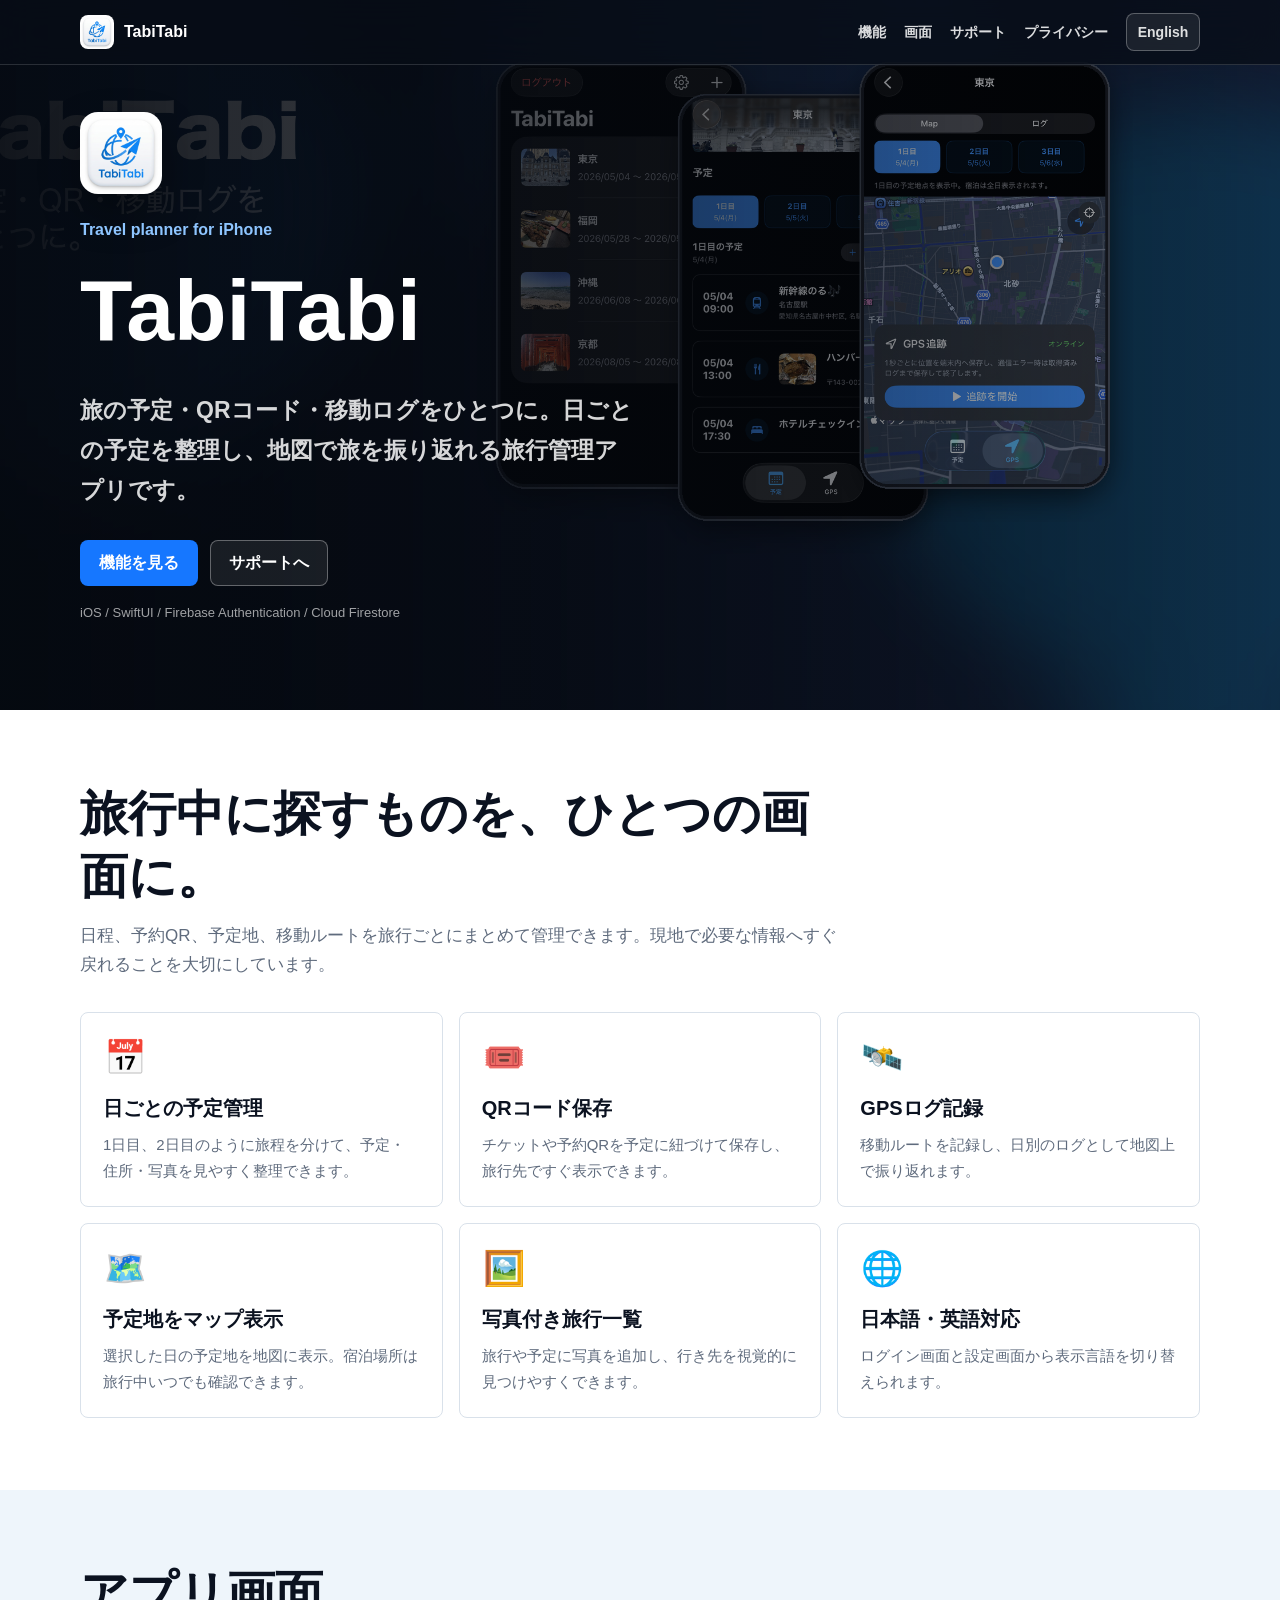
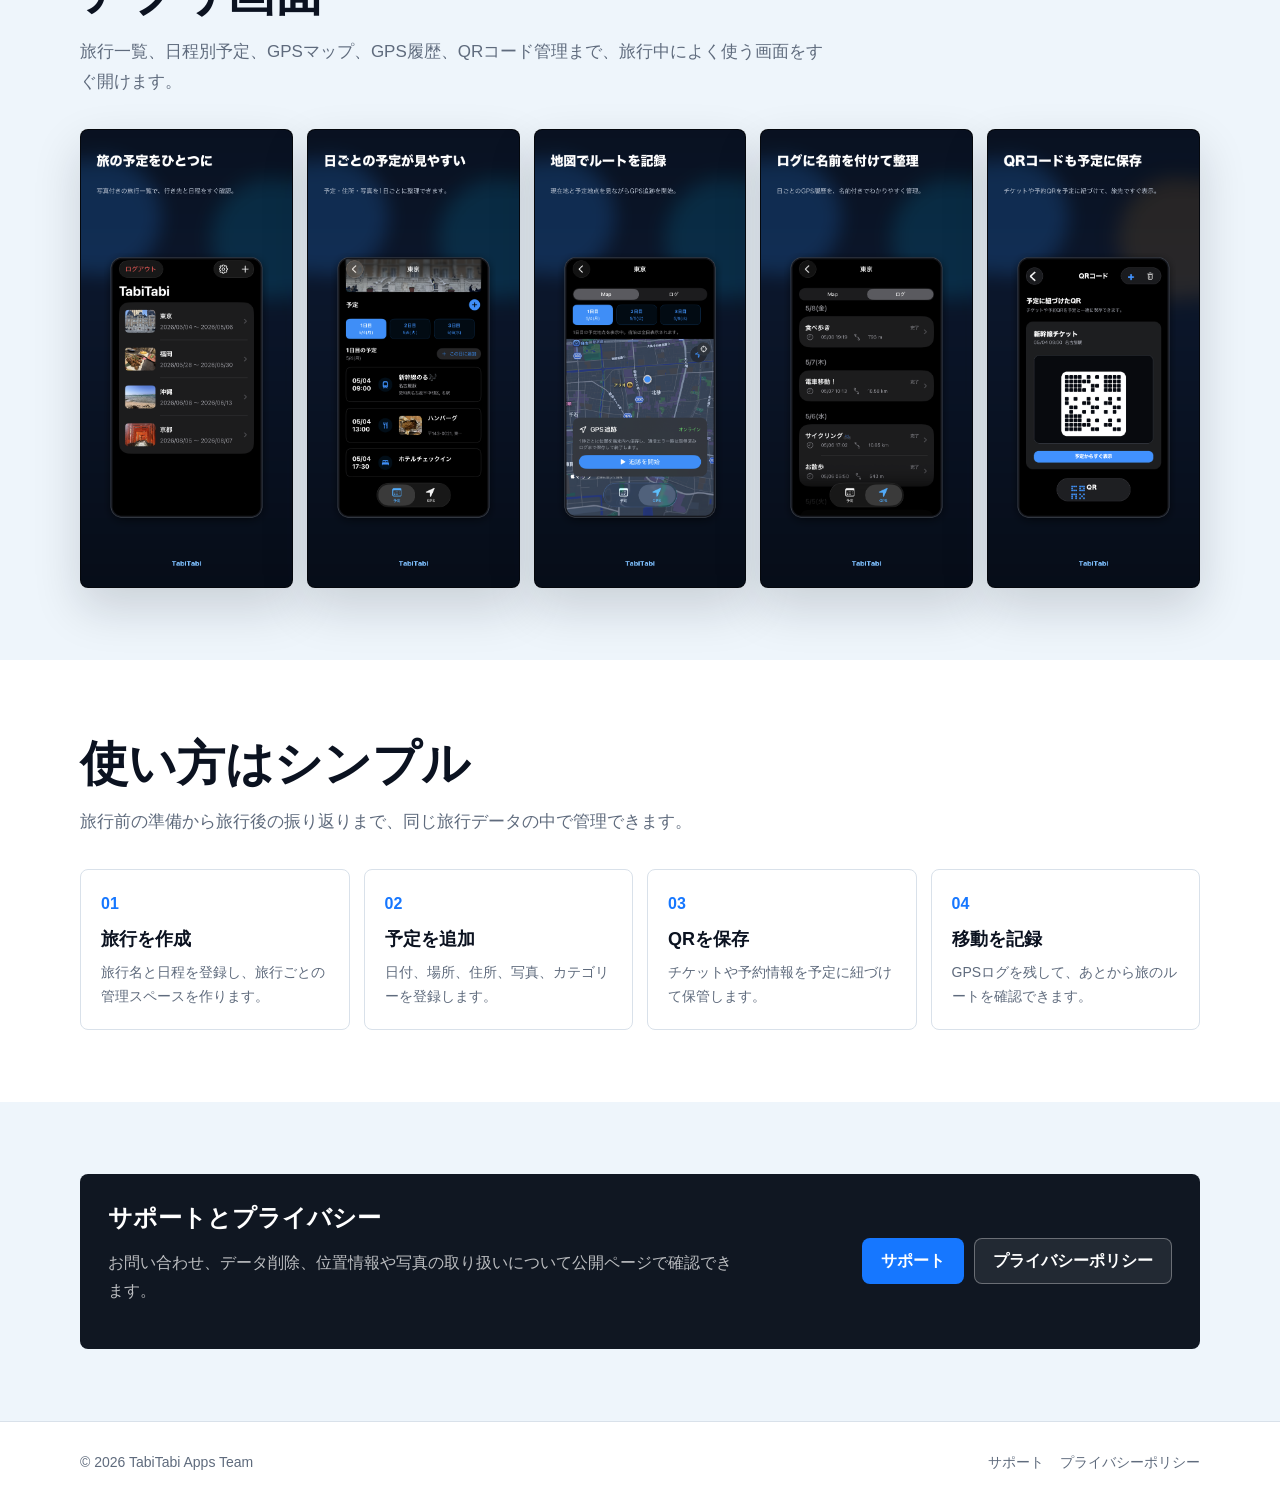
<file: index.html>
<!doctype html>
<html lang="ja">
<head>
  <meta charset="utf-8">
  <meta name="viewport" content="width=device-width, initial-scale=1">
  <meta name="description" content="TabiTabiは、旅行の予定、QRコード、写真、GPS移動ログをまとめて管理できるiOSアプリです。">
  <meta name="robots" content="noindex, nofollow">
  <title>TabiTabi | 旅の予定・QR・移動ログをひとつに</title>
  <link rel="stylesheet" href="./styles.css">
</head>
<body>
  <header class="site-header">
    <nav class="nav" aria-label="メインナビゲーション">
      <a class="brand" href="./index.html">
        <img src="./assets/aicon1.png" alt="TabiTabi">
        <span>TabiTabi</span>
      </a>
      <div class="nav-links">
        <a href="#features">機能</a>
        <a href="#screens">画面</a>
        <a href="./support.html">サポート</a>
        <a href="./privacy-policy.html">プライバシー</a>
        <a class="language-switch" href="./index-en.html" lang="en">English</a>
      </div>
    </nav>
  </header>

  <main>
    <section class="hero">
      <div class="hero-inner">
        <div class="hero-copy">
          <img class="app-icon" src="./assets/aicon1.png" alt="TabiTabiアプリアイコン">
          <p class="eyebrow">Travel planner for iPhone</p>
          <h1>TabiTabi</h1>
          <p class="hero-lead">旅の予定・QRコード・移動ログをひとつに。日ごとの予定を整理し、地図で旅を振り返れる旅行管理アプリです。</p>
          <div class="hero-actions">
            <a class="button primary" href="#features">機能を見る</a>
            <a class="button secondary" href="./support.html">サポートへ</a>
          </div>
          <p class="hero-note">iOS / SwiftUI / Firebase Authentication / Cloud Firestore</p>
        </div>
      </div>
    </section>

    <section id="features" class="section white">
      <div class="section-inner">
        <div class="section-title">
          <h2>旅行中に探すものを、ひとつの画面に。</h2>
          <p>日程、予約QR、予定地、移動ルートを旅行ごとにまとめて管理できます。現地で必要な情報へすぐ戻れることを大切にしています。</p>
        </div>
        <div class="feature-grid">
          <article class="feature">
            <div class="feature-icon" aria-hidden="true">📅</div>
            <h3>日ごとの予定管理</h3>
            <p>1日目、2日目のように旅程を分けて、予定・住所・写真を見やすく整理できます。</p>
          </article>
          <article class="feature">
            <div class="feature-icon" aria-hidden="true">🎟️</div>
            <h3>QRコード保存</h3>
            <p>チケットや予約QRを予定に紐づけて保存し、旅行先ですぐ表示できます。</p>
          </article>
          <article class="feature">
            <div class="feature-icon" aria-hidden="true">🛰️</div>
            <h3>GPSログ記録</h3>
            <p>移動ルートを記録し、日別のログとして地図上で振り返れます。</p>
          </article>
          <article class="feature">
            <div class="feature-icon" aria-hidden="true">🗺️</div>
            <h3>予定地をマップ表示</h3>
            <p>選択した日の予定地を地図に表示。宿泊場所は旅行中いつでも確認できます。</p>
          </article>
          <article class="feature">
            <div class="feature-icon" aria-hidden="true">🖼️</div>
            <h3>写真付き旅行一覧</h3>
            <p>旅行や予定に写真を追加し、行き先を視覚的に見つけやすくできます。</p>
          </article>
          <article class="feature">
            <div class="feature-icon" aria-hidden="true">🌐</div>
            <h3>日本語・英語対応</h3>
            <p>ログイン画面と設定画面から表示言語を切り替えられます。</p>
          </article>
        </div>
      </div>
    </section>

    <section id="screens" class="section soft">
      <div class="section-inner">
        <div class="section-title">
          <h2>アプリ画面</h2>
          <p>旅行一覧、日程別予定、GPSマップ、GPS履歴、QRコード管理まで、旅行中によく使う画面をすぐ開けます。</p>
        </div>
        <div class="screens" aria-label="TabiTabiのスクリーンショット">
          <figure class="screen"><img src="./assets/01_trip_list.png" alt="旅行一覧画面"></figure>
          <figure class="screen"><img src="./assets/02_schedule.png" alt="日ごとの予定画面"></figure>
          <figure class="screen"><img src="./assets/03_gps_map.png" alt="GPSマップ画面"></figure>
          <figure class="screen"><img src="./assets/05_gps_logs.png" alt="GPS履歴画面"></figure>
          <figure class="screen"><img src="./assets/06_qr.png" alt="QRコード画面"></figure>
        </div>
      </div>
    </section>

    <section class="section white">
      <div class="section-inner">
        <div class="section-title">
          <h2>使い方はシンプル</h2>
          <p>旅行前の準備から旅行後の振り返りまで、同じ旅行データの中で管理できます。</p>
        </div>
        <div class="flow">
          <article class="step">
            <h3>旅行を作成</h3>
            <p>旅行名と日程を登録し、旅行ごとの管理スペースを作ります。</p>
          </article>
          <article class="step">
            <h3>予定を追加</h3>
            <p>日付、場所、住所、写真、カテゴリーを登録します。</p>
          </article>
          <article class="step">
            <h3>QRを保存</h3>
            <p>チケットや予約情報を予定に紐づけて保管します。</p>
          </article>
          <article class="step">
            <h3>移動を記録</h3>
            <p>GPSログを残して、あとから旅のルートを確認できます。</p>
          </article>
        </div>
      </div>
    </section>

    <section class="section soft">
      <div class="section-inner">
        <div class="support-band">
          <div>
            <h2>サポートとプライバシー</h2>
            <p>お問い合わせ、データ削除、位置情報や写真の取り扱いについて公開ページで確認できます。</p>
          </div>
          <div class="support-links">
            <a class="button primary" href="./support.html">サポート</a>
            <a class="button secondary" href="./privacy-policy.html">プライバシーポリシー</a>
          </div>
        </div>
      </div>
    </section>
  </main>

  <footer class="footer">
    <div class="footer-inner">
      <span>© 2026 TabiTabi Apps Team</span>
      <div class="footer-links">
        <a href="./support.html">サポート</a>
        <a href="./privacy-policy.html">プライバシーポリシー</a>
      </div>
    </div>
  </footer>
</body>
</html>
</file>
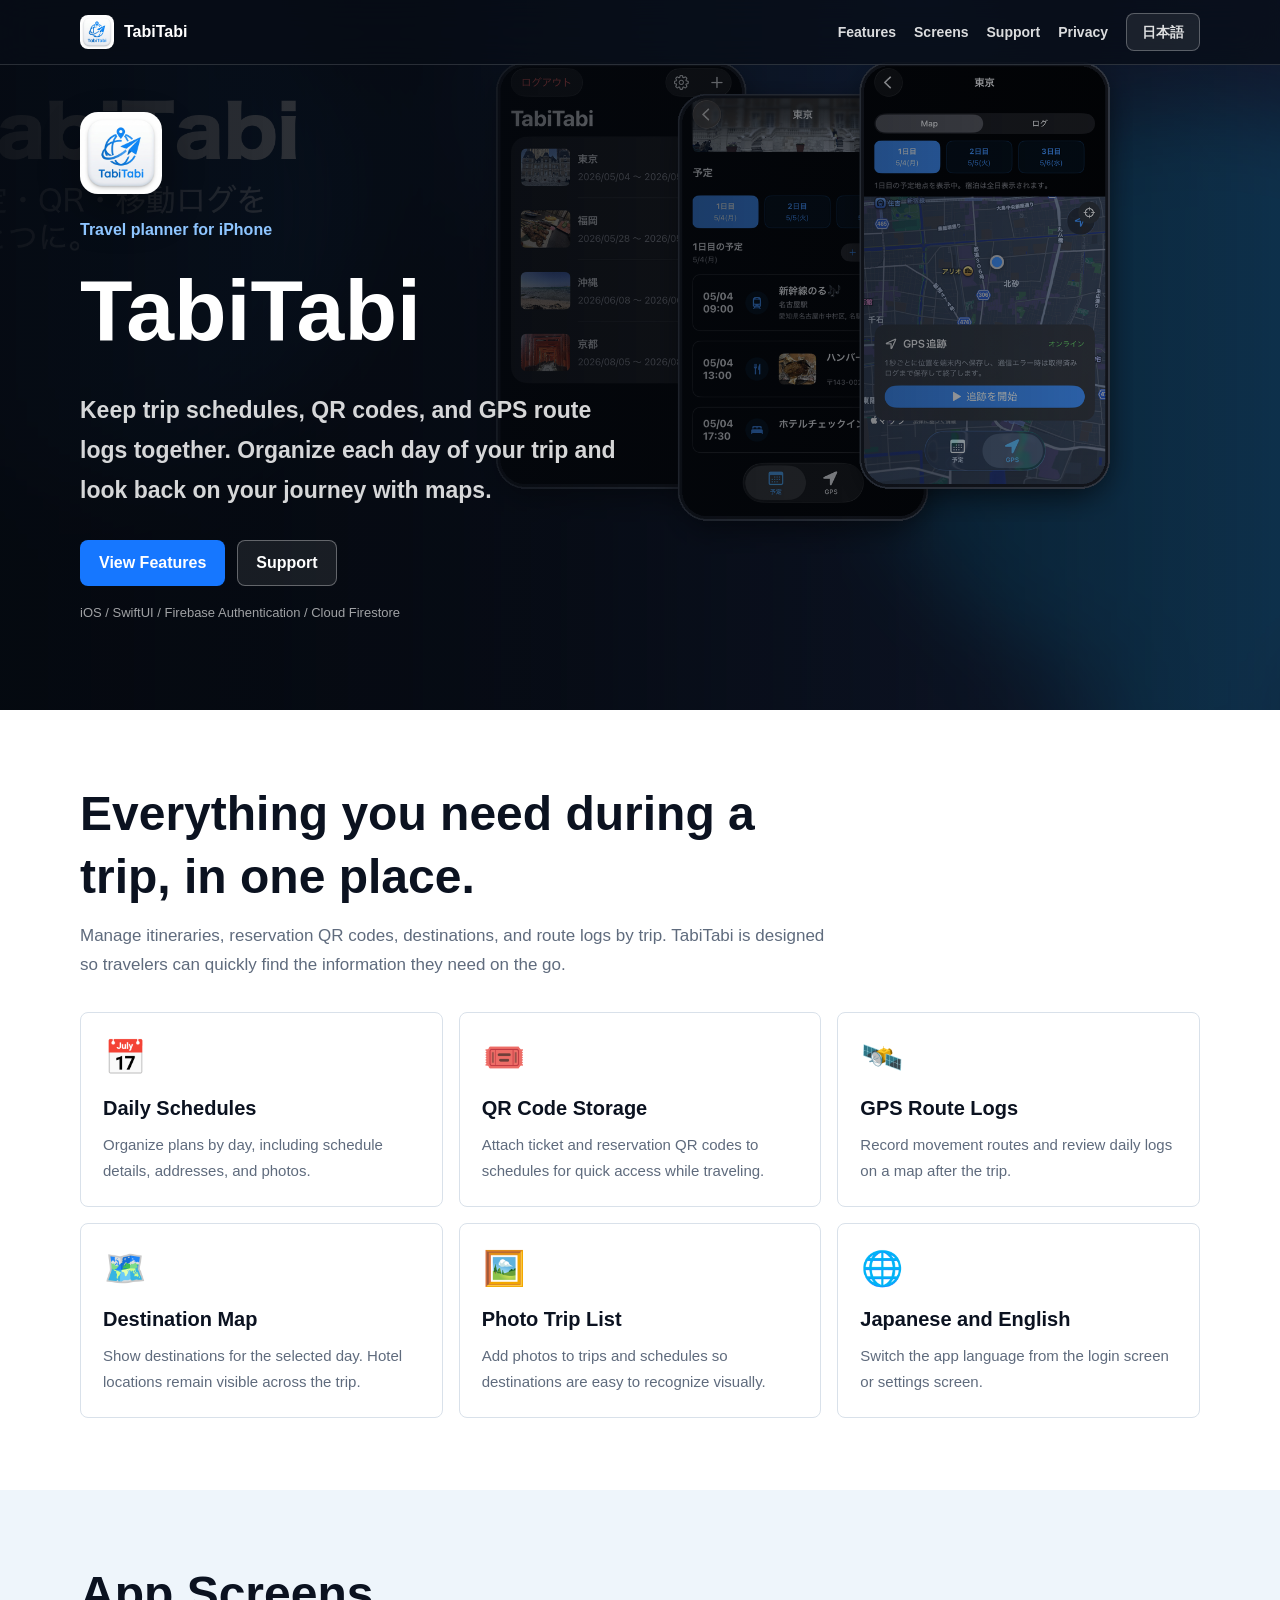
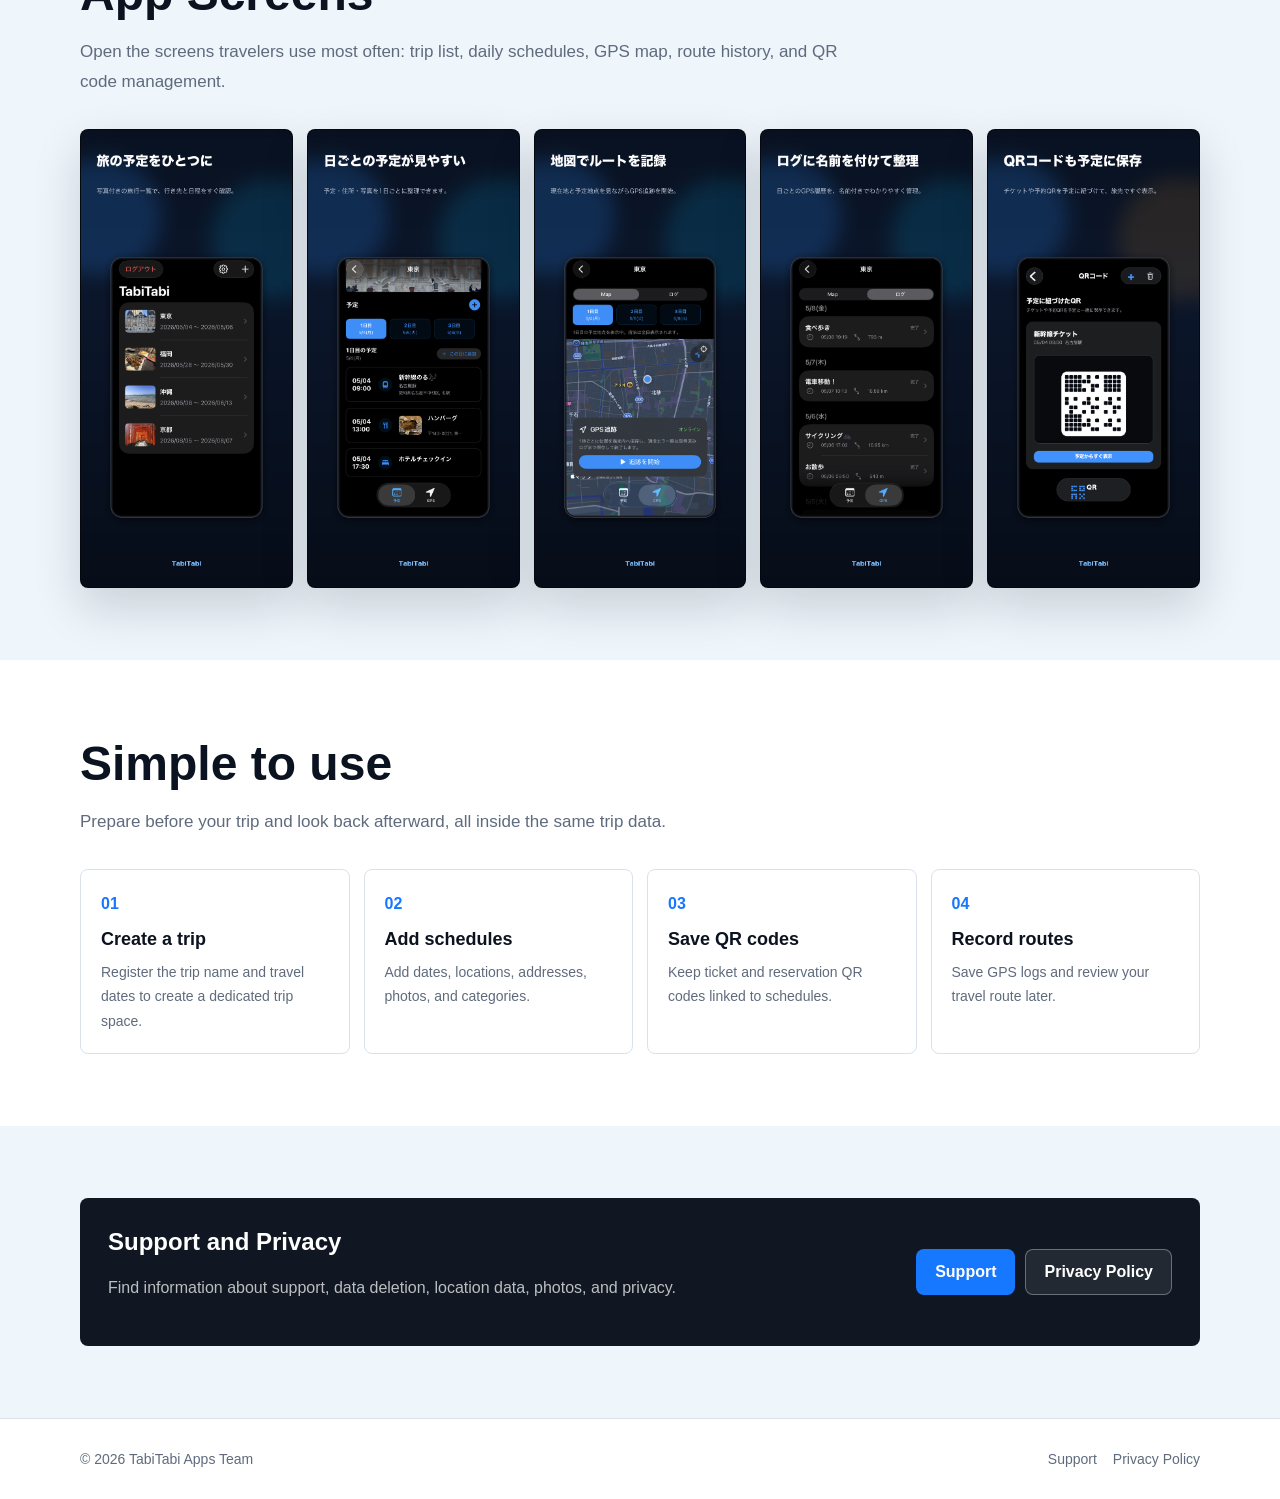
<file: index-en.html>
<!doctype html>
<html lang="en">
<head>
  <meta charset="utf-8">
  <meta name="viewport" content="width=device-width, initial-scale=1">
  <meta name="description" content="TabiTabi is an iOS travel planner that keeps trip schedules, QR codes, photos, and GPS route logs in one place.">
  <meta name="robots" content="noindex, nofollow">
  <title>TabiTabi | Schedules, QR codes, and route logs in one place</title>
  <link rel="stylesheet" href="./styles.css">
</head>
<body>
  <header class="site-header">
    <nav class="nav" aria-label="Main navigation">
      <a class="brand" href="./index-en.html">
        <img src="./assets/aicon1.png" alt="TabiTabi">
        <span>TabiTabi</span>
      </a>
      <div class="nav-links">
        <a href="#features">Features</a>
        <a href="#screens">Screens</a>
        <a href="./support-en.html">Support</a>
        <a href="./privacy-policy-en.html">Privacy</a>
        <a class="language-switch" href="./index.html" lang="ja">日本語</a>
      </div>
    </nav>
  </header>

  <main>
    <section class="hero">
      <div class="hero-inner">
        <div class="hero-copy">
          <img class="app-icon" src="./assets/aicon1.png" alt="TabiTabi app icon">
          <p class="eyebrow">Travel planner for iPhone</p>
          <h1>TabiTabi</h1>
          <p class="hero-lead">Keep trip schedules, QR codes, and GPS route logs together. Organize each day of your trip and look back on your journey with maps.</p>
          <div class="hero-actions">
            <a class="button primary" href="#features">View Features</a>
            <a class="button secondary" href="./support-en.html">Support</a>
          </div>
          <p class="hero-note">iOS / SwiftUI / Firebase Authentication / Cloud Firestore</p>
        </div>
      </div>
    </section>

    <section id="features" class="section white">
      <div class="section-inner">
        <div class="section-title">
          <h2>Everything you need during a trip, in one place.</h2>
          <p>Manage itineraries, reservation QR codes, destinations, and route logs by trip. TabiTabi is designed so travelers can quickly find the information they need on the go.</p>
        </div>
        <div class="feature-grid">
          <article class="feature">
            <div class="feature-icon" aria-hidden="true">📅</div>
            <h3>Daily Schedules</h3>
            <p>Organize plans by day, including schedule details, addresses, and photos.</p>
          </article>
          <article class="feature">
            <div class="feature-icon" aria-hidden="true">🎟️</div>
            <h3>QR Code Storage</h3>
            <p>Attach ticket and reservation QR codes to schedules for quick access while traveling.</p>
          </article>
          <article class="feature">
            <div class="feature-icon" aria-hidden="true">🛰️</div>
            <h3>GPS Route Logs</h3>
            <p>Record movement routes and review daily logs on a map after the trip.</p>
          </article>
          <article class="feature">
            <div class="feature-icon" aria-hidden="true">🗺️</div>
            <h3>Destination Map</h3>
            <p>Show destinations for the selected day. Hotel locations remain visible across the trip.</p>
          </article>
          <article class="feature">
            <div class="feature-icon" aria-hidden="true">🖼️</div>
            <h3>Photo Trip List</h3>
            <p>Add photos to trips and schedules so destinations are easy to recognize visually.</p>
          </article>
          <article class="feature">
            <div class="feature-icon" aria-hidden="true">🌐</div>
            <h3>Japanese and English</h3>
            <p>Switch the app language from the login screen or settings screen.</p>
          </article>
        </div>
      </div>
    </section>

    <section id="screens" class="section soft">
      <div class="section-inner">
        <div class="section-title">
          <h2>App Screens</h2>
          <p>Open the screens travelers use most often: trip list, daily schedules, GPS map, route history, and QR code management.</p>
        </div>
        <div class="screens" aria-label="TabiTabi screenshots">
          <figure class="screen"><img src="./assets/01_trip_list.png" alt="Trip list screen"></figure>
          <figure class="screen"><img src="./assets/02_schedule.png" alt="Daily schedule screen"></figure>
          <figure class="screen"><img src="./assets/03_gps_map.png" alt="GPS map screen"></figure>
          <figure class="screen"><img src="./assets/05_gps_logs.png" alt="GPS log history screen"></figure>
          <figure class="screen"><img src="./assets/06_qr.png" alt="QR code screen"></figure>
        </div>
      </div>
    </section>

    <section class="section white">
      <div class="section-inner">
        <div class="section-title">
          <h2>Simple to use</h2>
          <p>Prepare before your trip and look back afterward, all inside the same trip data.</p>
        </div>
        <div class="flow">
          <article class="step">
            <h3>Create a trip</h3>
            <p>Register the trip name and travel dates to create a dedicated trip space.</p>
          </article>
          <article class="step">
            <h3>Add schedules</h3>
            <p>Add dates, locations, addresses, photos, and categories.</p>
          </article>
          <article class="step">
            <h3>Save QR codes</h3>
            <p>Keep ticket and reservation QR codes linked to schedules.</p>
          </article>
          <article class="step">
            <h3>Record routes</h3>
            <p>Save GPS logs and review your travel route later.</p>
          </article>
        </div>
      </div>
    </section>

    <section class="section soft">
      <div class="section-inner">
        <div class="support-band">
          <div>
            <h2>Support and Privacy</h2>
            <p>Find information about support, data deletion, location data, photos, and privacy.</p>
          </div>
          <div class="support-links">
            <a class="button primary" href="./support-en.html">Support</a>
            <a class="button secondary" href="./privacy-policy-en.html">Privacy Policy</a>
          </div>
        </div>
      </div>
    </section>
  </main>

  <footer class="footer">
    <div class="footer-inner">
      <span>© 2026 TabiTabi Apps Team</span>
      <div class="footer-links">
        <a href="./support-en.html">Support</a>
        <a href="./privacy-policy-en.html">Privacy Policy</a>
      </div>
    </div>
  </footer>
</body>
</html>
</file>
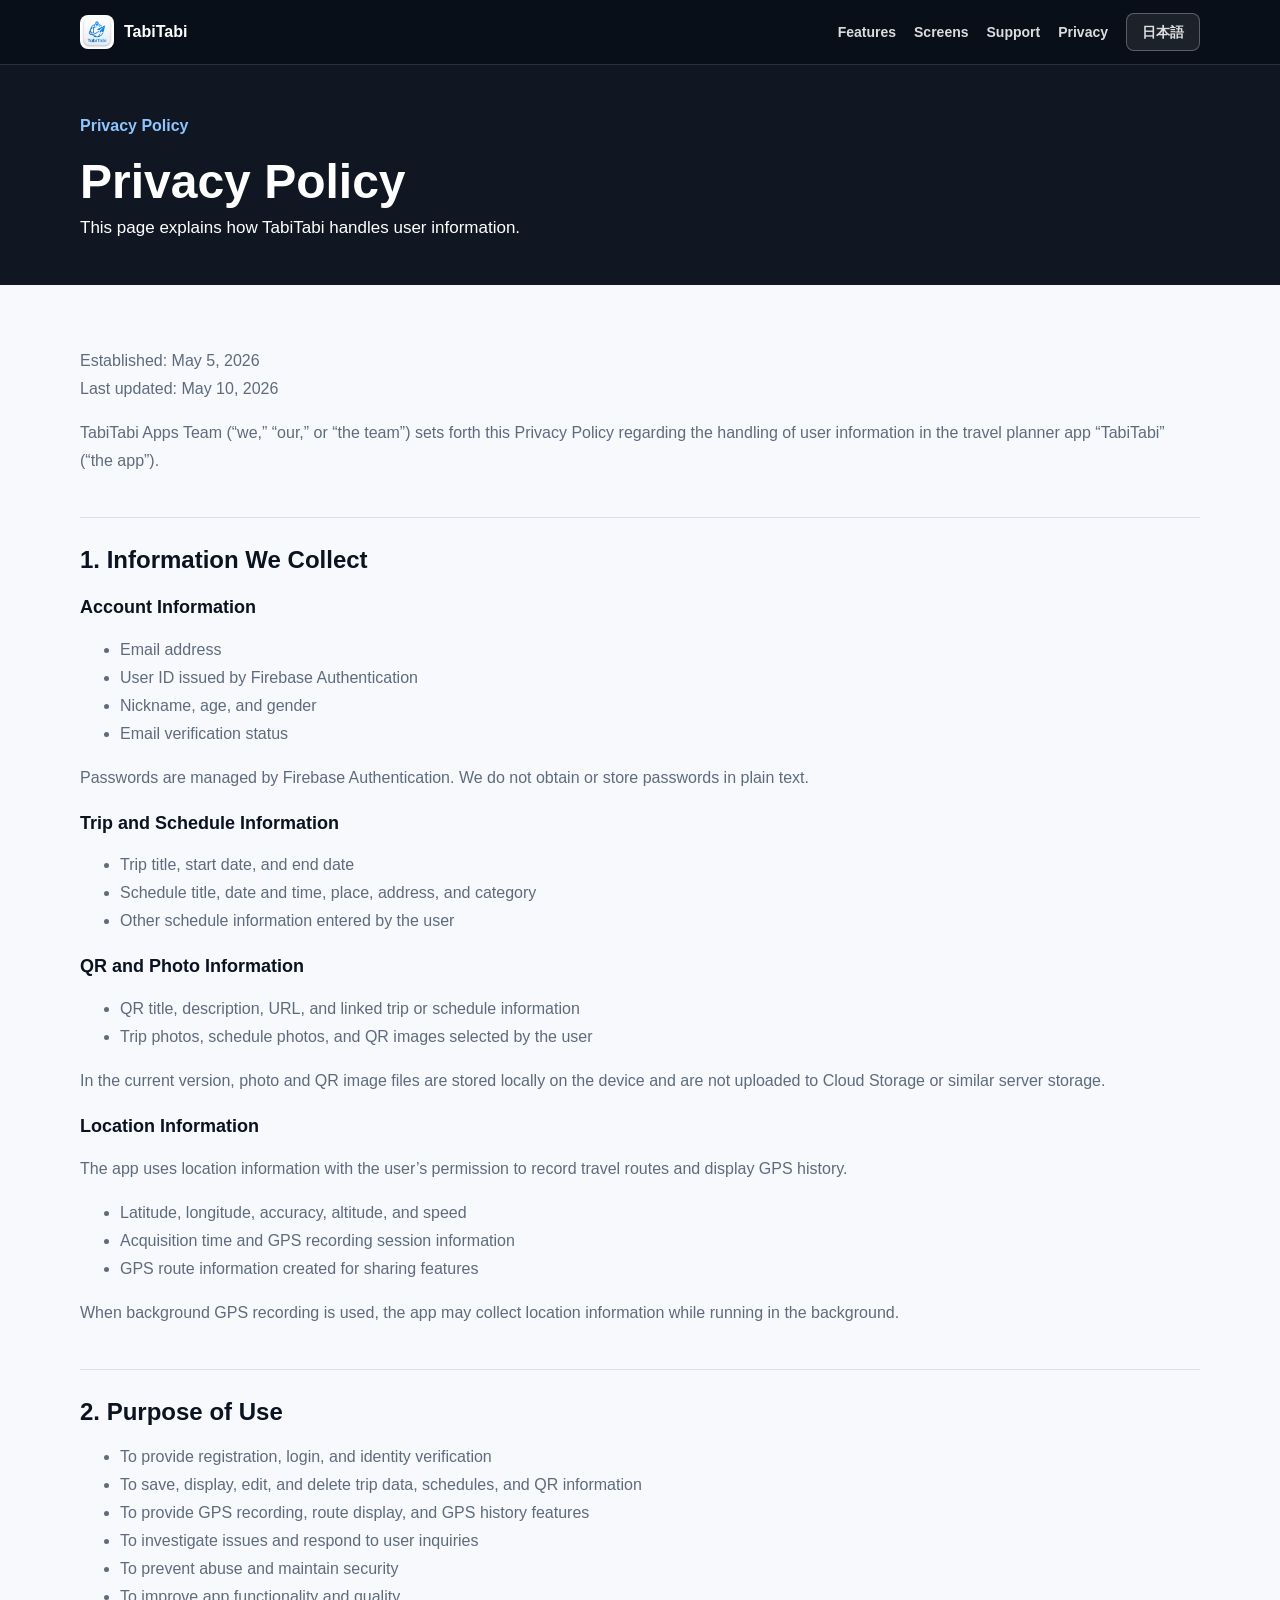
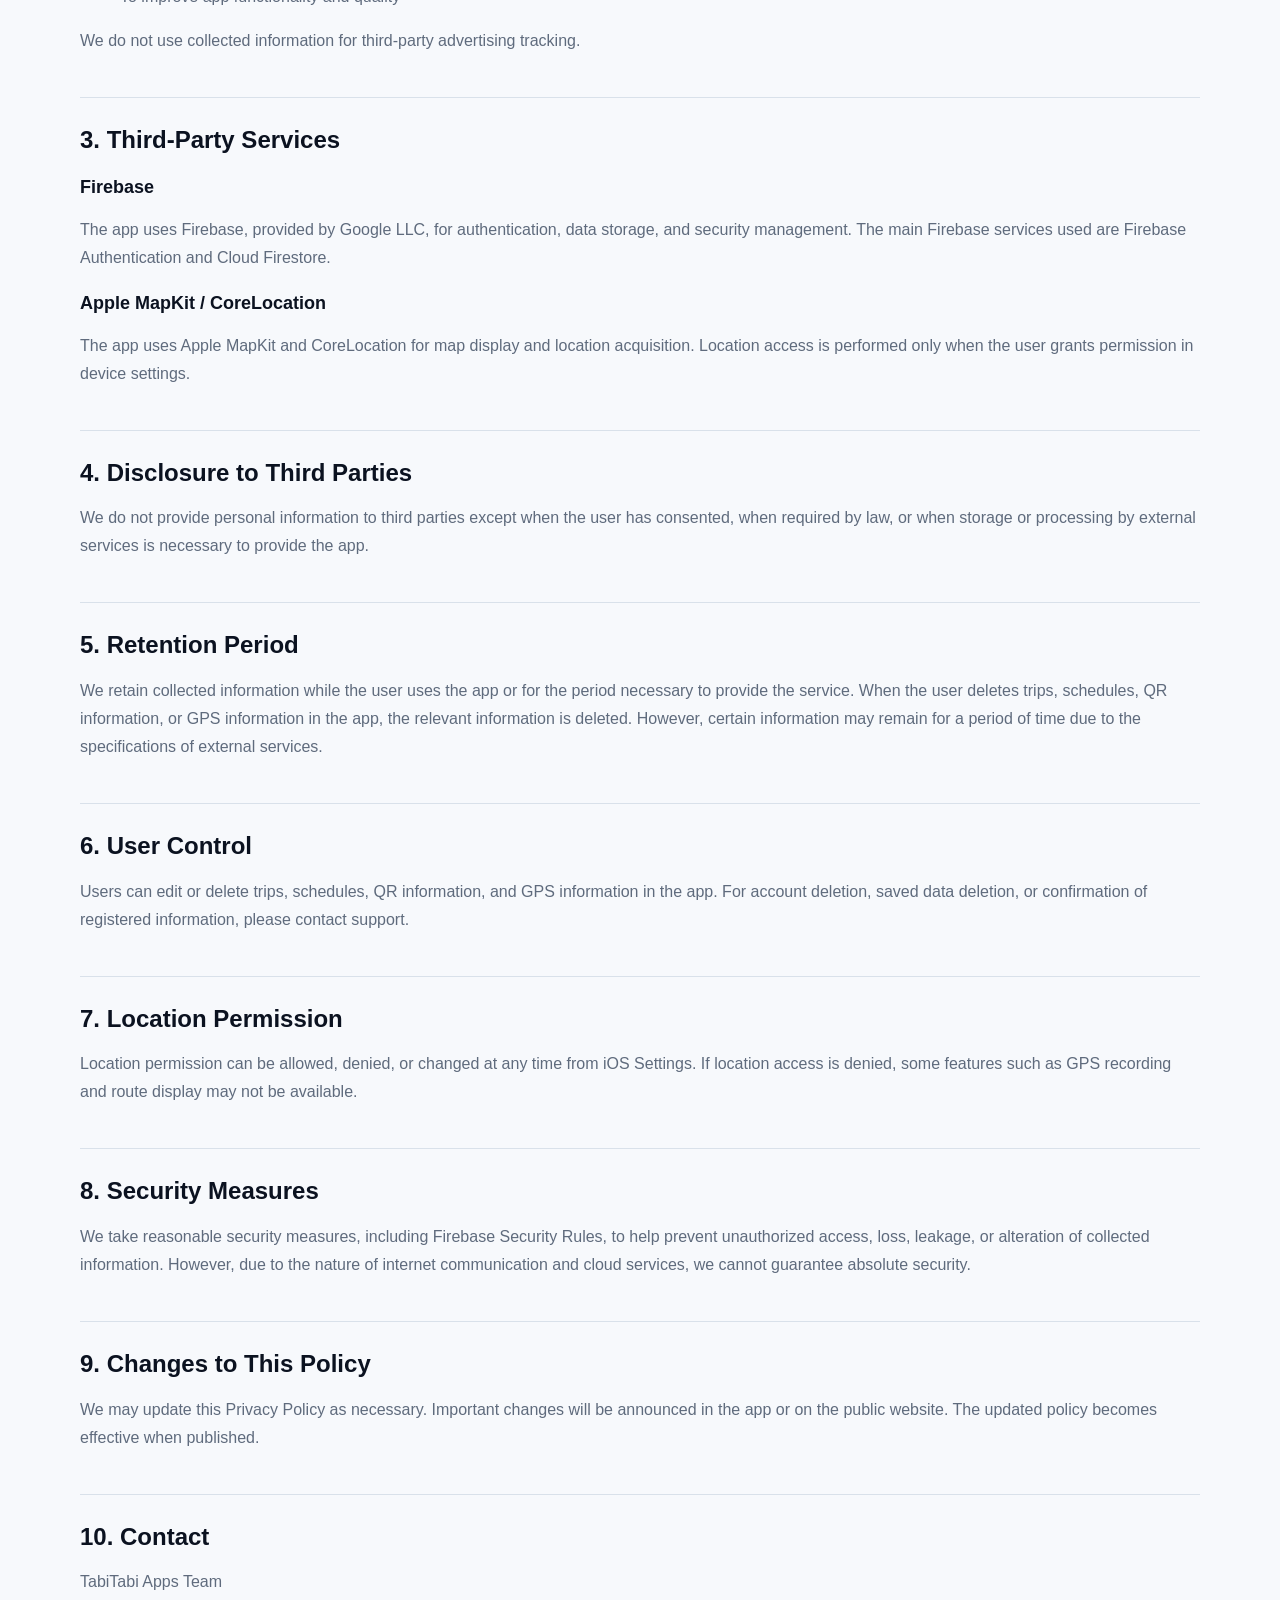
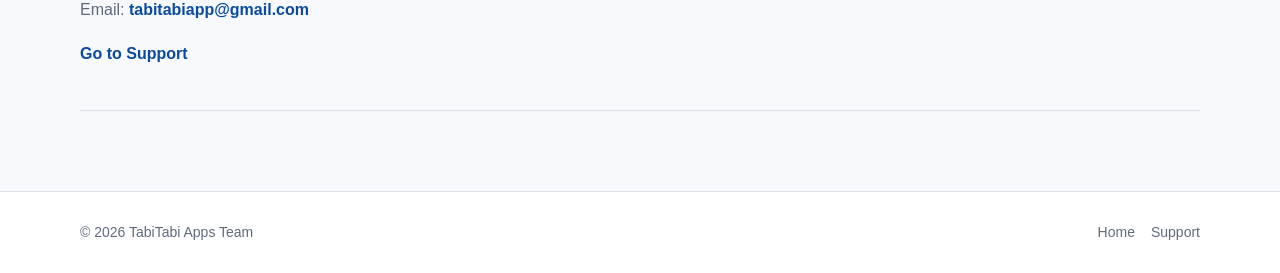
<file: privacy-policy-en.html>
<!doctype html>
<html lang="en">
<head>
  <meta charset="utf-8">
  <meta name="viewport" content="width=device-width, initial-scale=1">
  <meta name="description" content="TabiTabi privacy policy. Learn how account data, trip data, QR information, photos, and location data are handled.">
  <meta name="robots" content="noindex, nofollow">
  <title>TabiTabi Privacy Policy</title>
  <link rel="stylesheet" href="./styles.css">
</head>
<body>
  <header class="site-header">
    <nav class="nav" aria-label="Main navigation">
      <a class="brand" href="./index-en.html">
        <img src="./assets/aicon1.png" alt="TabiTabi">
        <span>TabiTabi</span>
      </a>
      <div class="nav-links">
        <a href="./index-en.html#features">Features</a>
        <a href="./index-en.html#screens">Screens</a>
        <a href="./support-en.html">Support</a>
        <a href="./privacy-policy-en.html">Privacy</a>
        <a class="language-switch" href="./privacy-policy.html" lang="ja">日本語</a>
      </div>
    </nav>
  </header>

  <section class="page-hero">
    <div class="page-main">
      <p class="eyebrow">Privacy Policy</p>
      <h1>Privacy Policy</h1>
      <p class="page-lead">This page explains how TabiTabi handles user information.</p>
    </div>
  </section>

  <main class="page-main">
    <section class="content-section">
      <p>Established: May 5, 2026<br>Last updated: May 10, 2026</p>
      <p>TabiTabi Apps Team (“we,” “our,” or “the team”) sets forth this Privacy Policy regarding the handling of user information in the travel planner app “TabiTabi” (“the app”).</p>
    </section>

    <section class="content-section">
      <h2>1. Information We Collect</h2>
      <h3>Account Information</h3>
      <ul>
        <li>Email address</li>
        <li>User ID issued by Firebase Authentication</li>
        <li>Nickname, age, and gender</li>
        <li>Email verification status</li>
      </ul>
      <p>Passwords are managed by Firebase Authentication. We do not obtain or store passwords in plain text.</p>

      <h3>Trip and Schedule Information</h3>
      <ul>
        <li>Trip title, start date, and end date</li>
        <li>Schedule title, date and time, place, address, and category</li>
        <li>Other schedule information entered by the user</li>
      </ul>

      <h3>QR and Photo Information</h3>
      <ul>
        <li>QR title, description, URL, and linked trip or schedule information</li>
        <li>Trip photos, schedule photos, and QR images selected by the user</li>
      </ul>
      <p>In the current version, photo and QR image files are stored locally on the device and are not uploaded to Cloud Storage or similar server storage.</p>

      <h3>Location Information</h3>
      <p>The app uses location information with the user’s permission to record travel routes and display GPS history.</p>
      <ul>
        <li>Latitude, longitude, accuracy, altitude, and speed</li>
        <li>Acquisition time and GPS recording session information</li>
        <li>GPS route information created for sharing features</li>
      </ul>
      <p>When background GPS recording is used, the app may collect location information while running in the background.</p>
    </section>

    <section class="content-section">
      <h2>2. Purpose of Use</h2>
      <ul>
        <li>To provide registration, login, and identity verification</li>
        <li>To save, display, edit, and delete trip data, schedules, and QR information</li>
        <li>To provide GPS recording, route display, and GPS history features</li>
        <li>To investigate issues and respond to user inquiries</li>
        <li>To prevent abuse and maintain security</li>
        <li>To improve app functionality and quality</li>
      </ul>
      <p>We do not use collected information for third-party advertising tracking.</p>
    </section>

    <section class="content-section">
      <h2>3. Third-Party Services</h2>
      <h3>Firebase</h3>
      <p>The app uses Firebase, provided by Google LLC, for authentication, data storage, and security management. The main Firebase services used are Firebase Authentication and Cloud Firestore.</p>

      <h3>Apple MapKit / CoreLocation</h3>
      <p>The app uses Apple MapKit and CoreLocation for map display and location acquisition. Location access is performed only when the user grants permission in device settings.</p>
    </section>

    <section class="content-section">
      <h2>4. Disclosure to Third Parties</h2>
      <p>We do not provide personal information to third parties except when the user has consented, when required by law, or when storage or processing by external services is necessary to provide the app.</p>
    </section>

    <section class="content-section">
      <h2>5. Retention Period</h2>
      <p>We retain collected information while the user uses the app or for the period necessary to provide the service. When the user deletes trips, schedules, QR information, or GPS information in the app, the relevant information is deleted. However, certain information may remain for a period of time due to the specifications of external services.</p>
    </section>

    <section class="content-section">
      <h2>6. User Control</h2>
      <p>Users can edit or delete trips, schedules, QR information, and GPS information in the app. For account deletion, saved data deletion, or confirmation of registered information, please contact support.</p>
    </section>

    <section class="content-section">
      <h2>7. Location Permission</h2>
      <p>Location permission can be allowed, denied, or changed at any time from iOS Settings. If location access is denied, some features such as GPS recording and route display may not be available.</p>
    </section>

    <section class="content-section">
      <h2>8. Security Measures</h2>
      <p>We take reasonable security measures, including Firebase Security Rules, to help prevent unauthorized access, loss, leakage, or alteration of collected information. However, due to the nature of internet communication and cloud services, we cannot guarantee absolute security.</p>
    </section>

    <section class="content-section">
      <h2>9. Changes to This Policy</h2>
      <p>We may update this Privacy Policy as necessary. Important changes will be announced in the app or on the public website. The updated policy becomes effective when published.</p>
    </section>

    <section class="content-section">
      <h2>10. Contact</h2>
      <p>TabiTabi Apps Team<br>Email: <a class="inline-link" href="mailto:tabitabiapp@gmail.com">tabitabiapp@gmail.com</a></p>
      <p><a class="inline-link" href="./support-en.html">Go to Support</a></p>
    </section>
  </main>

  <footer class="footer">
    <div class="footer-inner">
      <span>© 2026 TabiTabi Apps Team</span>
      <div class="footer-links">
        <a href="./index-en.html">Home</a>
        <a href="./support-en.html">Support</a>
      </div>
    </div>
  </footer>
</body>
</html>
</file>
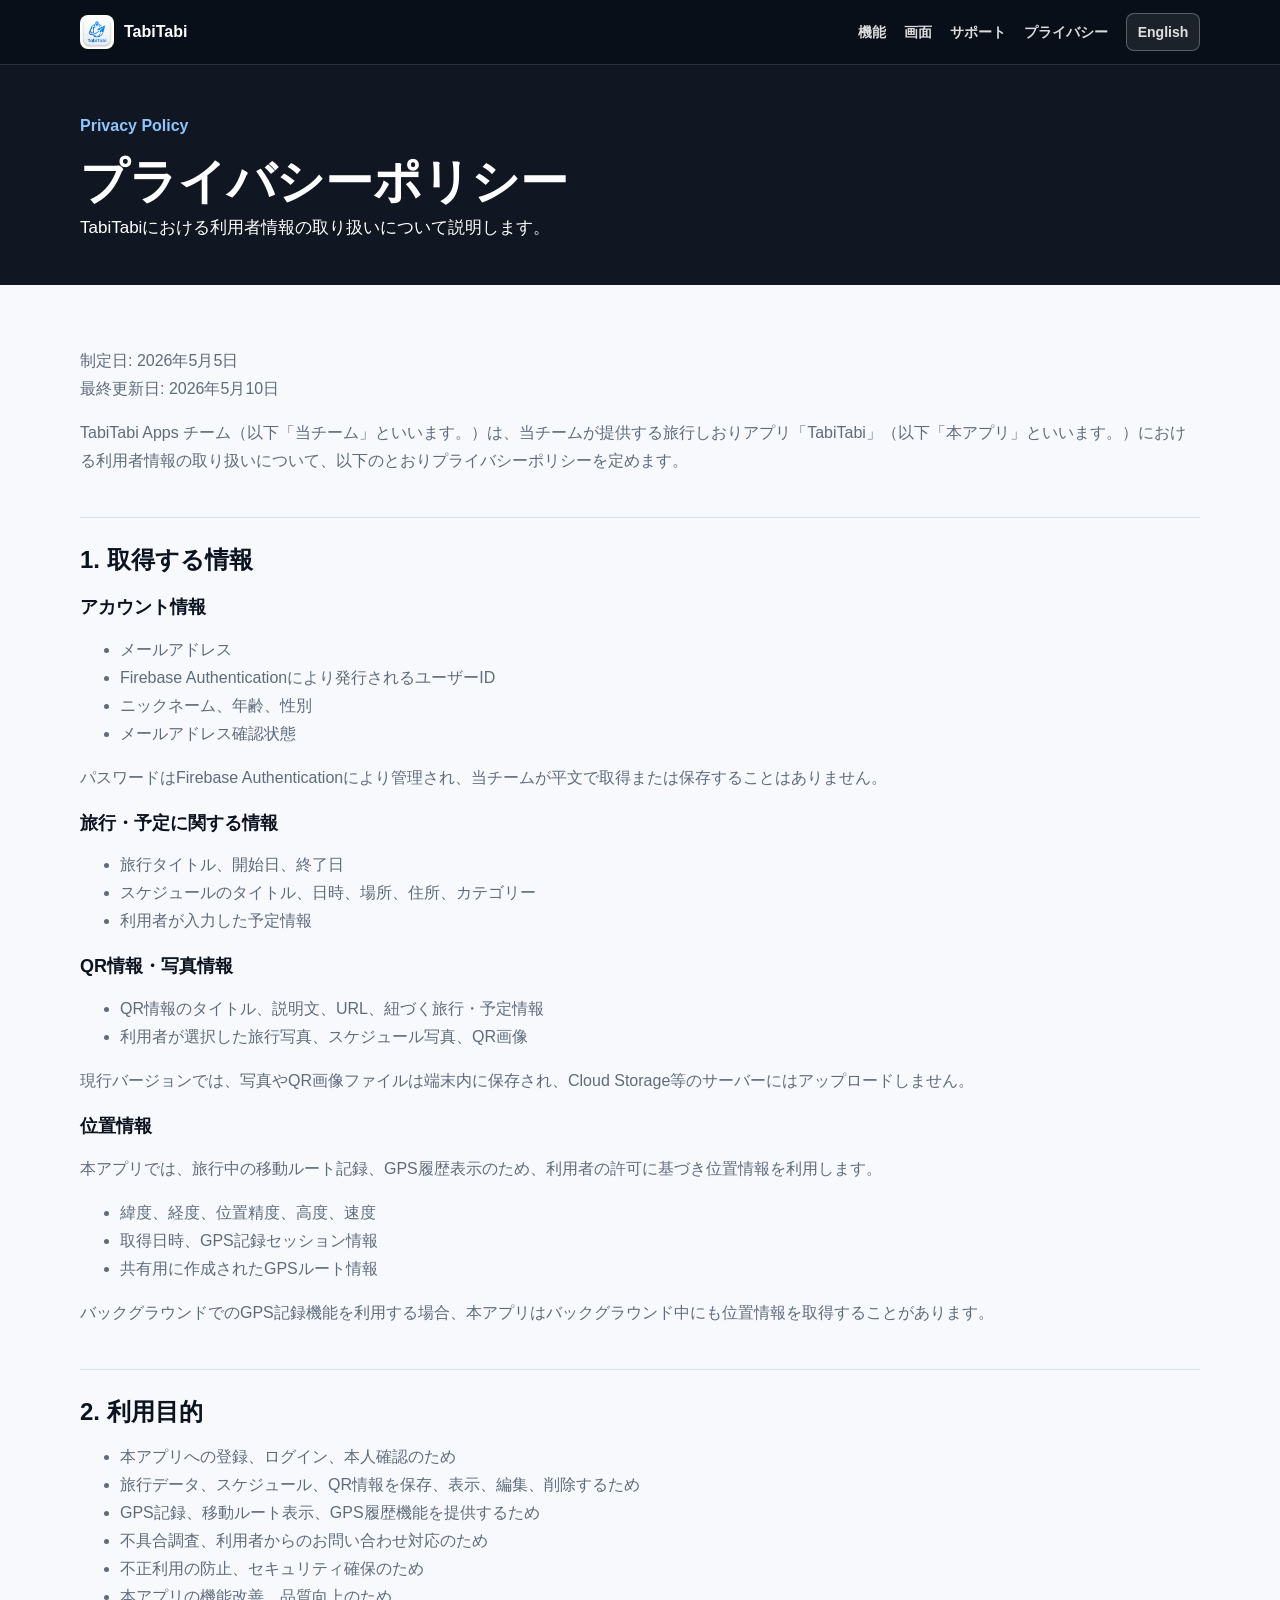
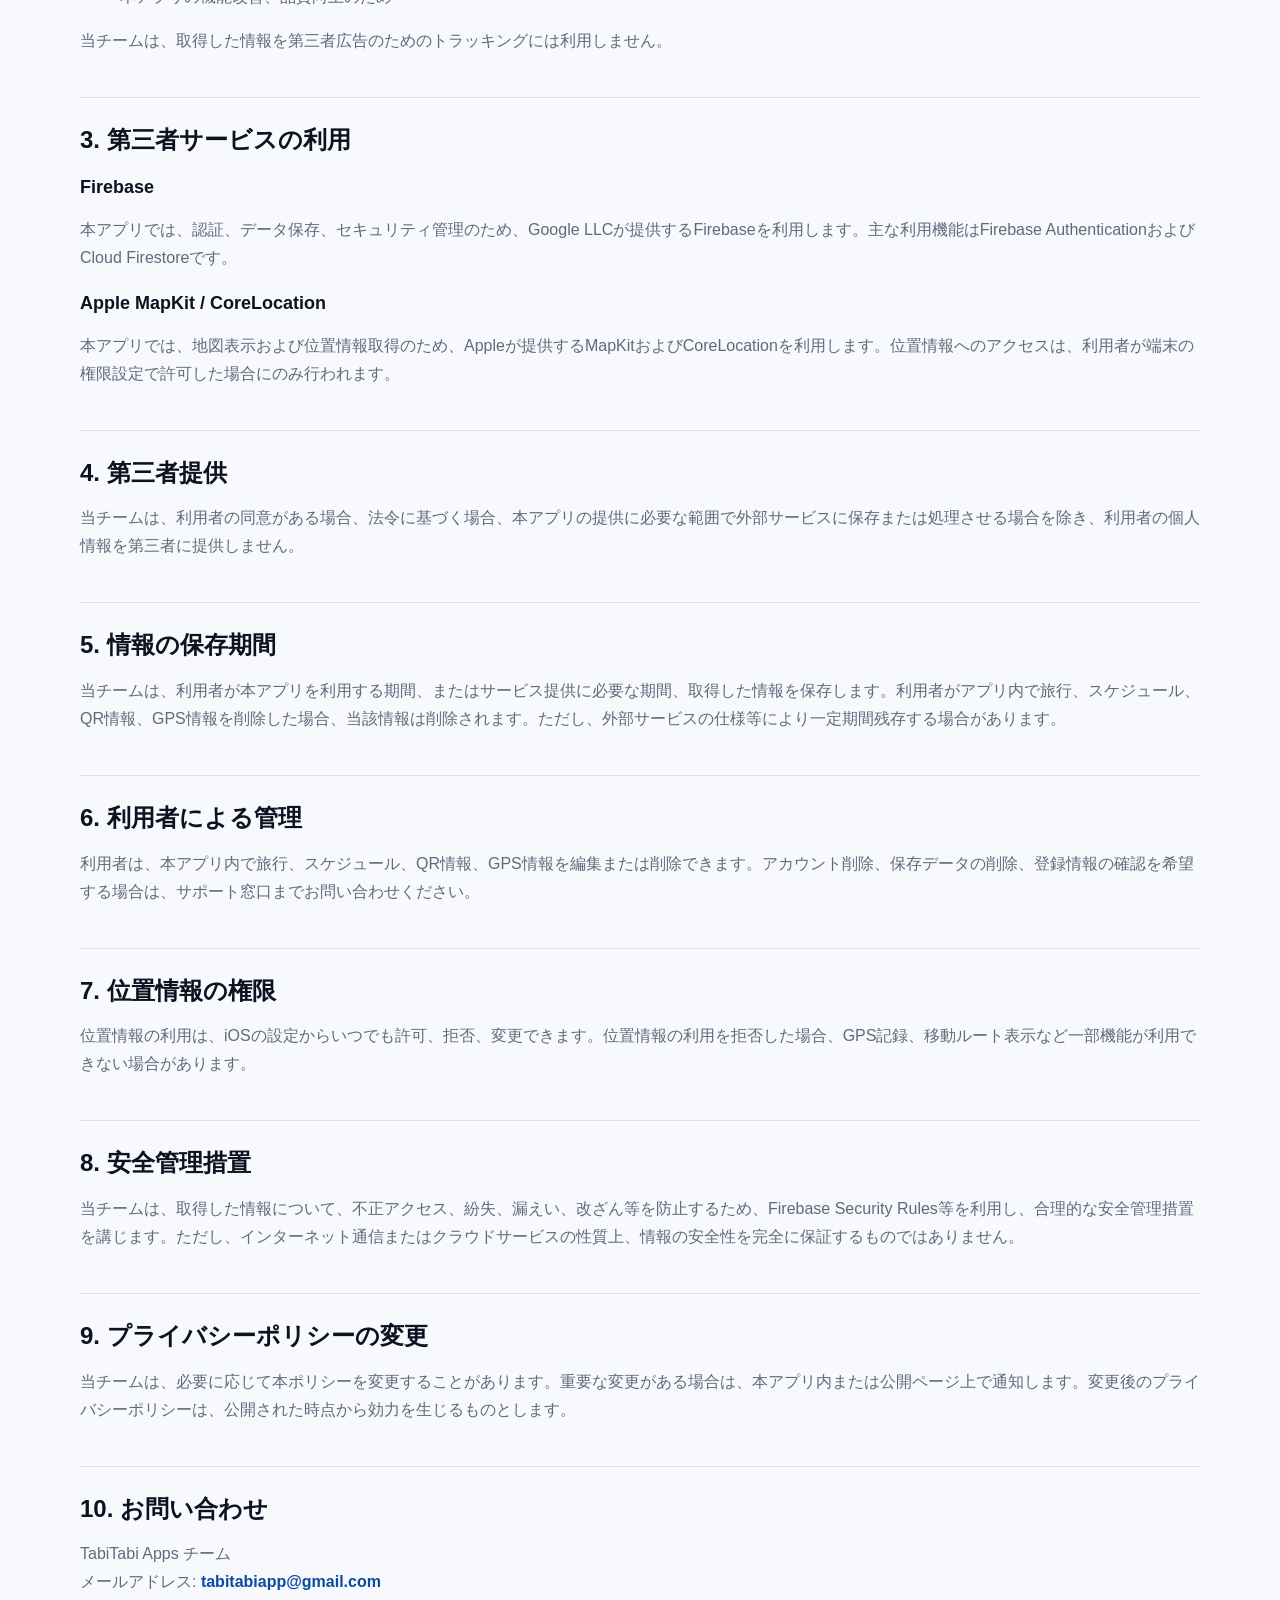
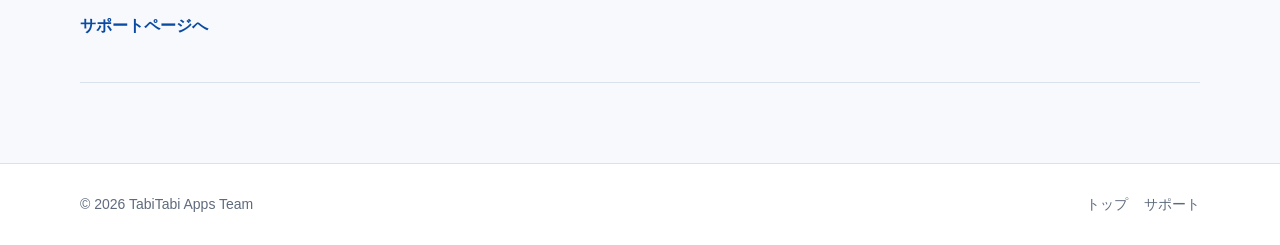
<file: privacy-policy.html>
<!doctype html>
<html lang="ja">
<head>
  <meta charset="utf-8">
  <meta name="viewport" content="width=device-width, initial-scale=1">
  <meta name="description" content="TabiTabiのプライバシーポリシーです。取得する情報、利用目的、第三者サービス、位置情報の扱いについて説明します。">
  <meta name="robots" content="noindex, nofollow">
  <title>TabiTabi プライバシーポリシー</title>
  <link rel="stylesheet" href="./styles.css">
</head>
<body>
  <header class="site-header">
    <nav class="nav" aria-label="メインナビゲーション">
      <a class="brand" href="./index.html">
        <img src="./assets/aicon1.png" alt="TabiTabi">
        <span>TabiTabi</span>
      </a>
      <div class="nav-links">
        <a href="./index.html#features">機能</a>
        <a href="./index.html#screens">画面</a>
        <a href="./support.html">サポート</a>
        <a href="./privacy-policy.html">プライバシー</a>
        <a class="language-switch" href="./privacy-policy-en.html" lang="en">English</a>
      </div>
    </nav>
  </header>

  <section class="page-hero">
    <div class="page-main">
      <p class="eyebrow">Privacy Policy</p>
      <h1>プライバシーポリシー</h1>
      <p class="page-lead">TabiTabiにおける利用者情報の取り扱いについて説明します。</p>
    </div>
  </section>

  <main class="page-main">
    <section class="content-section">
      <p>制定日: 2026年5月5日<br>最終更新日: 2026年5月10日</p>
      <p>TabiTabi Apps チーム（以下「当チーム」といいます。）は、当チームが提供する旅行しおりアプリ「TabiTabi」（以下「本アプリ」といいます。）における利用者情報の取り扱いについて、以下のとおりプライバシーポリシーを定めます。</p>
    </section>

    <section class="content-section">
      <h2>1. 取得する情報</h2>
      <h3>アカウント情報</h3>
      <ul>
        <li>メールアドレス</li>
        <li>Firebase Authenticationにより発行されるユーザーID</li>
        <li>ニックネーム、年齢、性別</li>
        <li>メールアドレス確認状態</li>
      </ul>
      <p>パスワードはFirebase Authenticationにより管理され、当チームが平文で取得または保存することはありません。</p>

      <h3>旅行・予定に関する情報</h3>
      <ul>
        <li>旅行タイトル、開始日、終了日</li>
        <li>スケジュールのタイトル、日時、場所、住所、カテゴリー</li>
        <li>利用者が入力した予定情報</li>
      </ul>

      <h3>QR情報・写真情報</h3>
      <ul>
        <li>QR情報のタイトル、説明文、URL、紐づく旅行・予定情報</li>
        <li>利用者が選択した旅行写真、スケジュール写真、QR画像</li>
      </ul>
      <p>現行バージョンでは、写真やQR画像ファイルは端末内に保存され、Cloud Storage等のサーバーにはアップロードしません。</p>

      <h3>位置情報</h3>
      <p>本アプリでは、旅行中の移動ルート記録、GPS履歴表示のため、利用者の許可に基づき位置情報を利用します。</p>
      <ul>
        <li>緯度、経度、位置精度、高度、速度</li>
        <li>取得日時、GPS記録セッション情報</li>
        <li>共有用に作成されたGPSルート情報</li>
      </ul>
      <p>バックグラウンドでのGPS記録機能を利用する場合、本アプリはバックグラウンド中にも位置情報を取得することがあります。</p>
    </section>

    <section class="content-section">
      <h2>2. 利用目的</h2>
      <ul>
        <li>本アプリへの登録、ログイン、本人確認のため</li>
        <li>旅行データ、スケジュール、QR情報を保存、表示、編集、削除するため</li>
        <li>GPS記録、移動ルート表示、GPS履歴機能を提供するため</li>
        <li>不具合調査、利用者からのお問い合わせ対応のため</li>
        <li>不正利用の防止、セキュリティ確保のため</li>
        <li>本アプリの機能改善、品質向上のため</li>
      </ul>
      <p>当チームは、取得した情報を第三者広告のためのトラッキングには利用しません。</p>
    </section>

    <section class="content-section">
      <h2>3. 第三者サービスの利用</h2>
      <h3>Firebase</h3>
      <p>本アプリでは、認証、データ保存、セキュリティ管理のため、Google LLCが提供するFirebaseを利用します。主な利用機能はFirebase AuthenticationおよびCloud Firestoreです。</p>

      <h3>Apple MapKit / CoreLocation</h3>
      <p>本アプリでは、地図表示および位置情報取得のため、Appleが提供するMapKitおよびCoreLocationを利用します。位置情報へのアクセスは、利用者が端末の権限設定で許可した場合にのみ行われます。</p>
    </section>

    <section class="content-section">
      <h2>4. 第三者提供</h2>
      <p>当チームは、利用者の同意がある場合、法令に基づく場合、本アプリの提供に必要な範囲で外部サービスに保存または処理させる場合を除き、利用者の個人情報を第三者に提供しません。</p>
    </section>

    <section class="content-section">
      <h2>5. 情報の保存期間</h2>
      <p>当チームは、利用者が本アプリを利用する期間、またはサービス提供に必要な期間、取得した情報を保存します。利用者がアプリ内で旅行、スケジュール、QR情報、GPS情報を削除した場合、当該情報は削除されます。ただし、外部サービスの仕様等により一定期間残存する場合があります。</p>
    </section>

    <section class="content-section">
      <h2>6. 利用者による管理</h2>
      <p>利用者は、本アプリ内で旅行、スケジュール、QR情報、GPS情報を編集または削除できます。アカウント削除、保存データの削除、登録情報の確認を希望する場合は、サポート窓口までお問い合わせください。</p>
    </section>

    <section class="content-section">
      <h2>7. 位置情報の権限</h2>
      <p>位置情報の利用は、iOSの設定からいつでも許可、拒否、変更できます。位置情報の利用を拒否した場合、GPS記録、移動ルート表示など一部機能が利用できない場合があります。</p>
    </section>

    <section class="content-section">
      <h2>8. 安全管理措置</h2>
      <p>当チームは、取得した情報について、不正アクセス、紛失、漏えい、改ざん等を防止するため、Firebase Security Rules等を利用し、合理的な安全管理措置を講じます。ただし、インターネット通信またはクラウドサービスの性質上、情報の安全性を完全に保証するものではありません。</p>
    </section>

    <section class="content-section">
      <h2>9. プライバシーポリシーの変更</h2>
      <p>当チームは、必要に応じて本ポリシーを変更することがあります。重要な変更がある場合は、本アプリ内または公開ページ上で通知します。変更後のプライバシーポリシーは、公開された時点から効力を生じるものとします。</p>
    </section>

    <section class="content-section">
      <h2>10. お問い合わせ</h2>
      <p>TabiTabi Apps チーム<br>メールアドレス: <a class="inline-link" href="mailto:tabitabiapp@gmail.com">tabitabiapp@gmail.com</a></p>
      <p><a class="inline-link" href="./support.html">サポートページへ</a></p>
    </section>
  </main>

  <footer class="footer">
    <div class="footer-inner">
      <span>© 2026 TabiTabi Apps Team</span>
      <div class="footer-links">
        <a href="./index.html">トップ</a>
        <a href="./support.html">サポート</a>
      </div>
    </div>
  </footer>
</body>
</html>
</file>
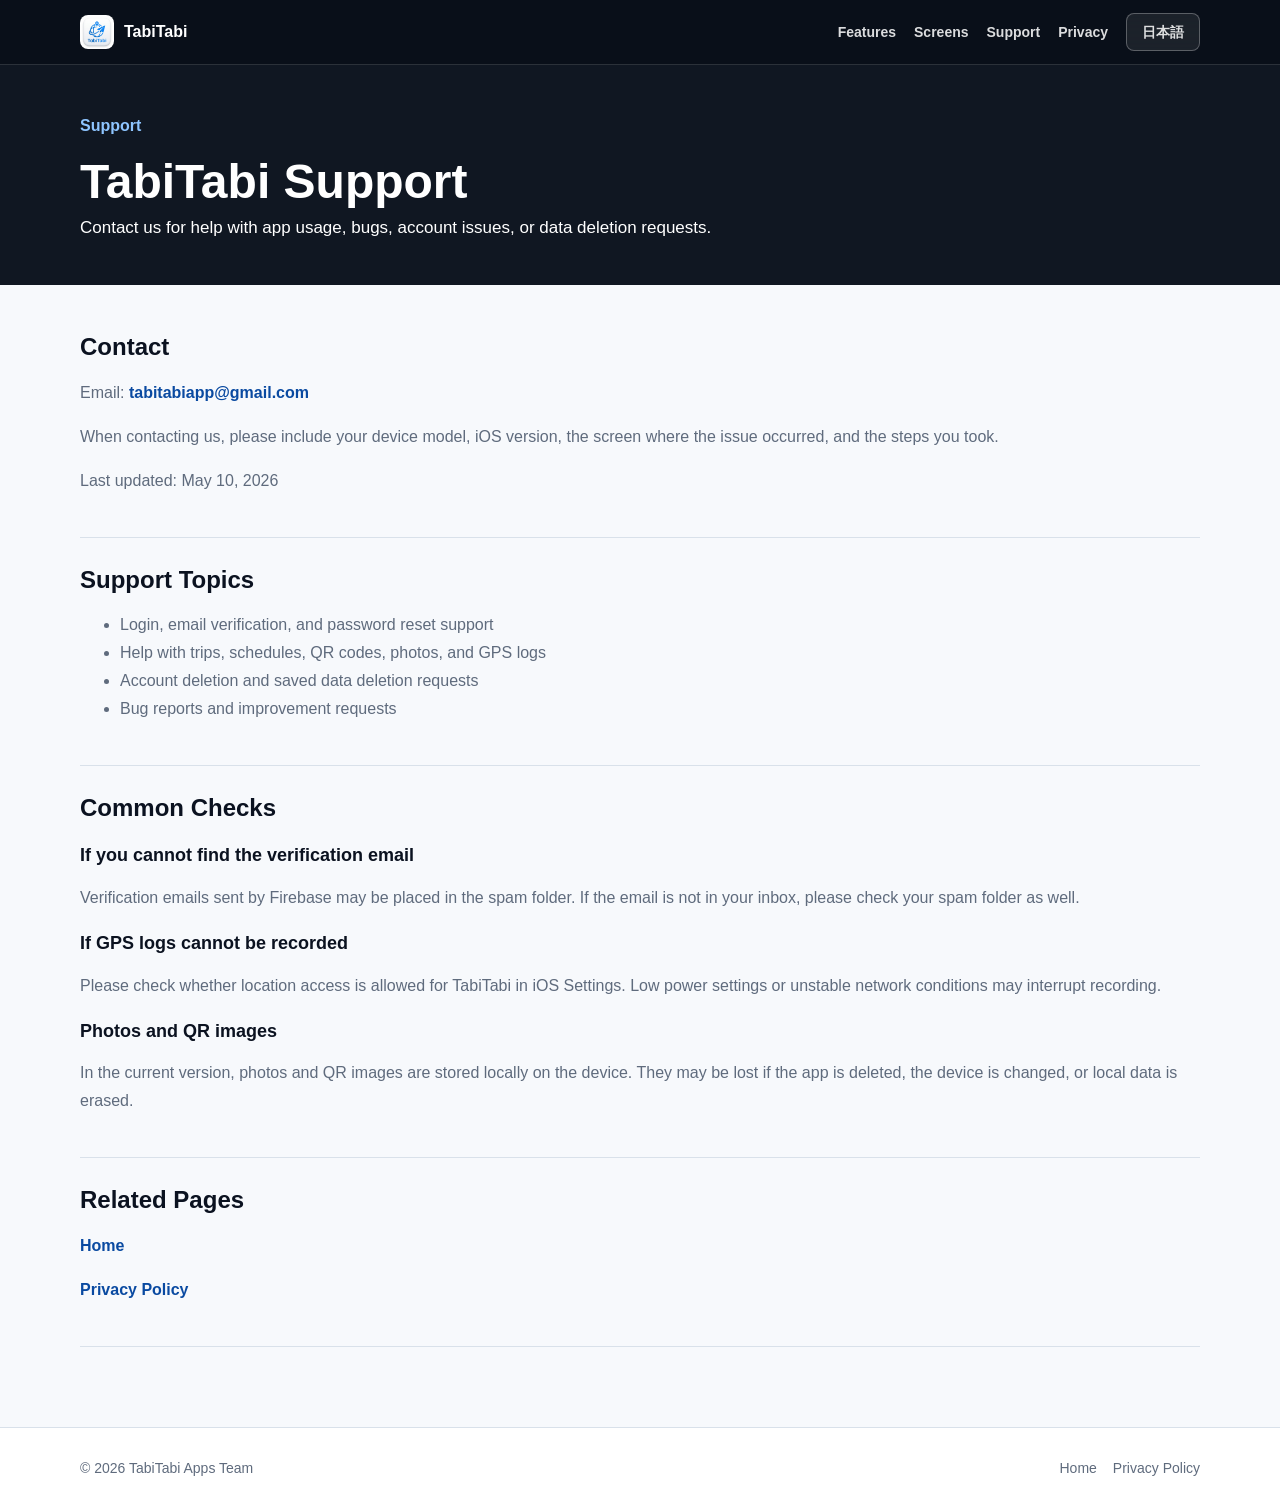
<file: support-en.html>
<!doctype html>
<html lang="en">
<head>
  <meta charset="utf-8">
  <meta name="viewport" content="width=device-width, initial-scale=1">
  <meta name="description" content="TabiTabi support page. Contact us for help, bug reports, and account or data deletion requests.">
  <meta name="robots" content="noindex, nofollow">
  <title>TabiTabi Support</title>
  <link rel="stylesheet" href="./styles.css">
</head>
<body>
  <header class="site-header">
    <nav class="nav" aria-label="Main navigation">
      <a class="brand" href="./index-en.html">
        <img src="./assets/aicon1.png" alt="TabiTabi">
        <span>TabiTabi</span>
      </a>
      <div class="nav-links">
        <a href="./index-en.html#features">Features</a>
        <a href="./index-en.html#screens">Screens</a>
        <a href="./support-en.html">Support</a>
        <a href="./privacy-policy-en.html">Privacy</a>
        <a class="language-switch" href="./support.html" lang="ja">日本語</a>
      </div>
    </nav>
  </header>

  <section class="page-hero">
    <div class="page-main">
      <p class="eyebrow">Support</p>
      <h1>TabiTabi Support</h1>
      <p class="page-lead">Contact us for help with app usage, bugs, account issues, or data deletion requests.</p>
    </div>
  </section>

  <main class="page-main">
    <section class="content-section">
      <h2>Contact</h2>
      <p>Email: <a class="inline-link" href="mailto:tabitabiapp@gmail.com">tabitabiapp@gmail.com</a></p>
      <p>When contacting us, please include your device model, iOS version, the screen where the issue occurred, and the steps you took.</p>
      <p>Last updated: May 10, 2026</p>
    </section>

    <section class="content-section">
      <h2>Support Topics</h2>
      <ul>
        <li>Login, email verification, and password reset support</li>
        <li>Help with trips, schedules, QR codes, photos, and GPS logs</li>
        <li>Account deletion and saved data deletion requests</li>
        <li>Bug reports and improvement requests</li>
      </ul>
    </section>

    <section class="content-section">
      <h2>Common Checks</h2>
      <h3>If you cannot find the verification email</h3>
      <p>Verification emails sent by Firebase may be placed in the spam folder. If the email is not in your inbox, please check your spam folder as well.</p>

      <h3>If GPS logs cannot be recorded</h3>
      <p>Please check whether location access is allowed for TabiTabi in iOS Settings. Low power settings or unstable network conditions may interrupt recording.</p>

      <h3>Photos and QR images</h3>
      <p>In the current version, photos and QR images are stored locally on the device. They may be lost if the app is deleted, the device is changed, or local data is erased.</p>
    </section>

    <section class="content-section">
      <h2>Related Pages</h2>
      <p><a class="inline-link" href="./index-en.html">Home</a></p>
      <p><a class="inline-link" href="./privacy-policy-en.html">Privacy Policy</a></p>
    </section>
  </main>

  <footer class="footer">
    <div class="footer-inner">
      <span>© 2026 TabiTabi Apps Team</span>
      <div class="footer-links">
        <a href="./index-en.html">Home</a>
        <a href="./privacy-policy-en.html">Privacy Policy</a>
      </div>
    </div>
  </footer>
</body>
</html>
</file>
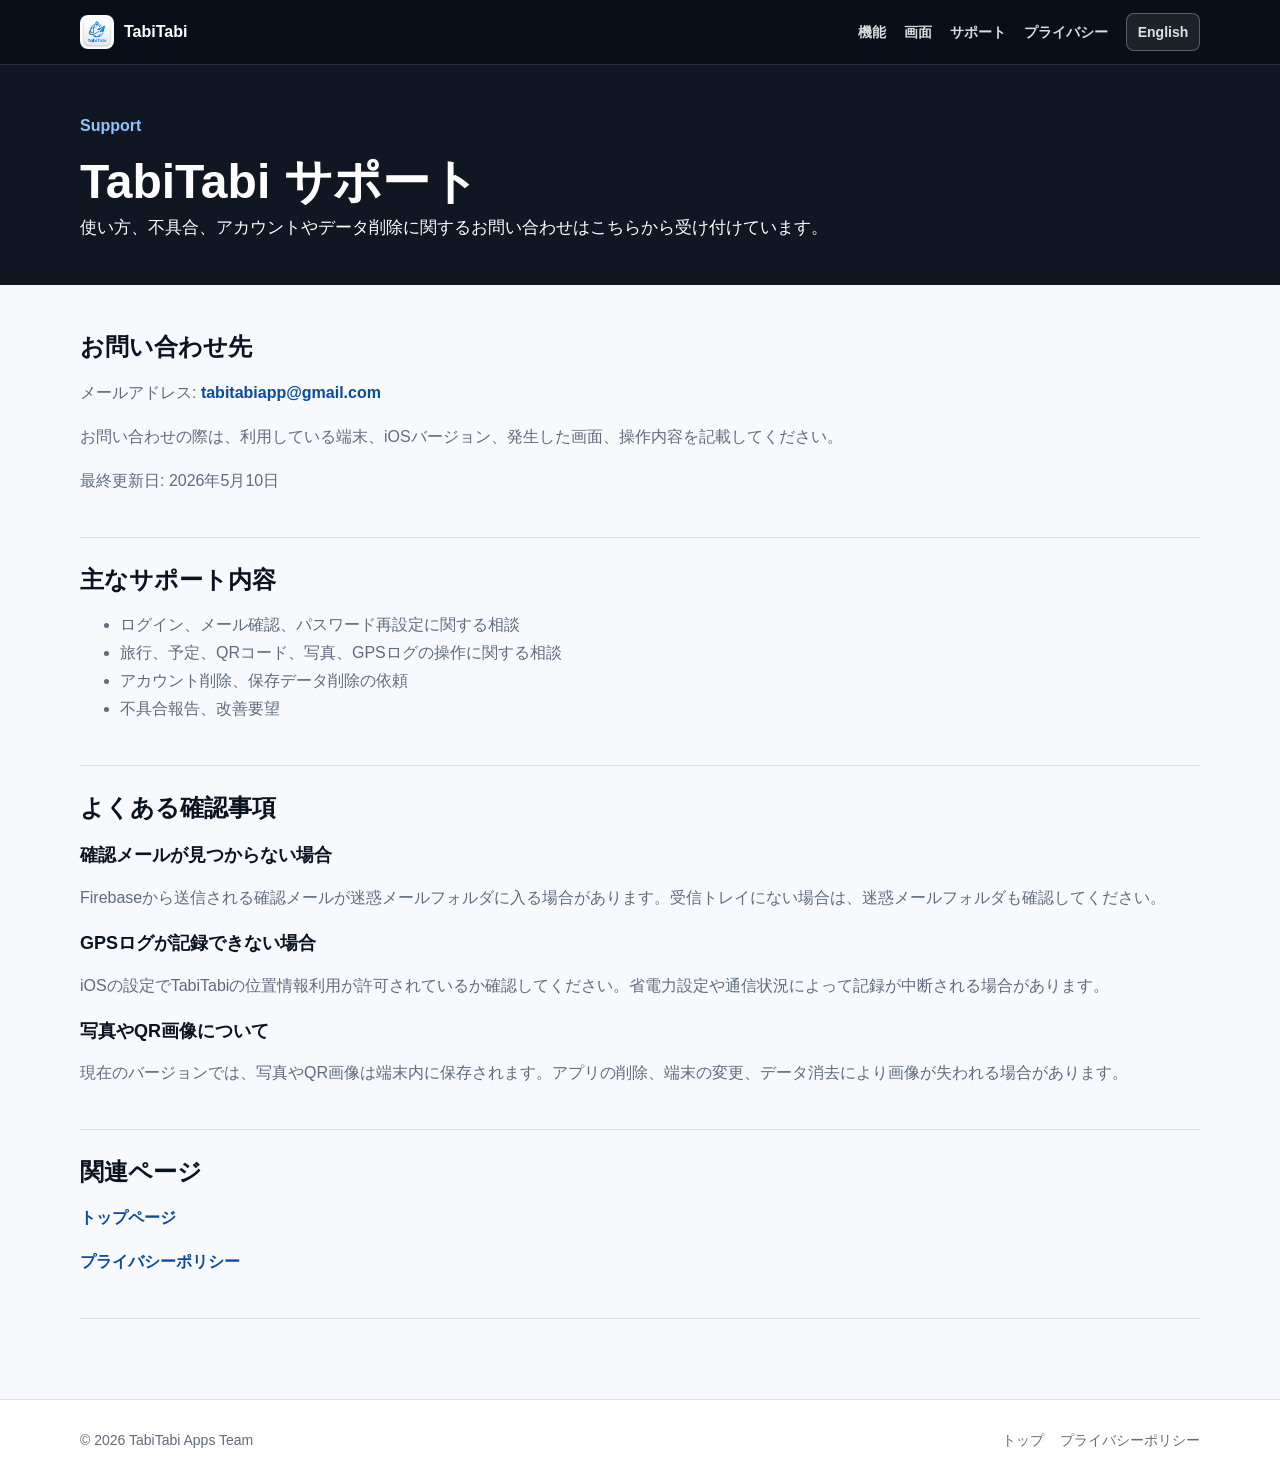
<file: support.html>
<!doctype html>
<html lang="ja">
<head>
  <meta charset="utf-8">
  <meta name="viewport" content="width=device-width, initial-scale=1">
  <meta name="description" content="TabiTabiのサポートページです。お問い合わせ、不具合報告、データ削除依頼を受け付けています。">
  <meta name="robots" content="noindex, nofollow">
  <title>TabiTabi サポート</title>
  <link rel="stylesheet" href="./styles.css">
</head>
<body>
  <header class="site-header">
    <nav class="nav" aria-label="メインナビゲーション">
      <a class="brand" href="./index.html">
        <img src="./assets/aicon1.png" alt="TabiTabi">
        <span>TabiTabi</span>
      </a>
      <div class="nav-links">
        <a href="./index.html#features">機能</a>
        <a href="./index.html#screens">画面</a>
        <a href="./support.html">サポート</a>
        <a href="./privacy-policy.html">プライバシー</a>
        <a class="language-switch" href="./support-en.html" lang="en">English</a>
      </div>
    </nav>
  </header>

  <section class="page-hero">
    <div class="page-main">
      <p class="eyebrow">Support</p>
      <h1>TabiTabi サポート</h1>
      <p class="page-lead">使い方、不具合、アカウントやデータ削除に関するお問い合わせはこちらから受け付けています。</p>
    </div>
  </section>

  <main class="page-main">
    <section class="content-section">
      <h2>お問い合わせ先</h2>
      <p>メールアドレス: <a class="inline-link" href="mailto:tabitabiapp@gmail.com">tabitabiapp@gmail.com</a></p>
      <p>お問い合わせの際は、利用している端末、iOSバージョン、発生した画面、操作内容を記載してください。</p>
      <p>最終更新日: 2026年5月10日</p>
    </section>

    <section class="content-section">
      <h2>主なサポート内容</h2>
      <ul>
        <li>ログイン、メール確認、パスワード再設定に関する相談</li>
        <li>旅行、予定、QRコード、写真、GPSログの操作に関する相談</li>
        <li>アカウント削除、保存データ削除の依頼</li>
        <li>不具合報告、改善要望</li>
      </ul>
    </section>

    <section class="content-section">
      <h2>よくある確認事項</h2>
      <h3>確認メールが見つからない場合</h3>
      <p>Firebaseから送信される確認メールが迷惑メールフォルダに入る場合があります。受信トレイにない場合は、迷惑メールフォルダも確認してください。</p>

      <h3>GPSログが記録できない場合</h3>
      <p>iOSの設定でTabiTabiの位置情報利用が許可されているか確認してください。省電力設定や通信状況によって記録が中断される場合があります。</p>

      <h3>写真やQR画像について</h3>
      <p>現在のバージョンでは、写真やQR画像は端末内に保存されます。アプリの削除、端末の変更、データ消去により画像が失われる場合があります。</p>
    </section>

    <section class="content-section">
      <h2>関連ページ</h2>
      <p><a class="inline-link" href="./index.html">トップページ</a></p>
      <p><a class="inline-link" href="./privacy-policy.html">プライバシーポリシー</a></p>
    </section>
  </main>

  <footer class="footer">
    <div class="footer-inner">
      <span>© 2026 TabiTabi Apps Team</span>
      <div class="footer-links">
        <a href="./index.html">トップ</a>
        <a href="./privacy-policy.html">プライバシーポリシー</a>
      </div>
    </div>
  </footer>
</body>
</html>
</file>
<file: styles.css>
:root {
  color-scheme: light;
  --ink: #0b1220;
  --text: #172033;
  --muted: #5f6b7d;
  --line: #d9e1ea;
  --surface: #ffffff;
  --soft: #eef5fb;
  --blue: #1677ff;
  --blue-dark: #0a4aa1;
  --green: #16a064;
  --coral: #ef6b5f;
}

* {
  box-sizing: border-box;
}

html {
  scroll-behavior: smooth;
}

body {
  margin: 0;
  color: var(--text);
  background: #f7f9fc;
  font-family: -apple-system, BlinkMacSystemFont, "Helvetica Neue", "Hiragino Kaku Gothic ProN", "Yu Gothic", sans-serif;
  line-height: 1.75;
}

img {
  display: block;
  max-width: 100%;
}

figure {
  margin: 0;
}

a {
  color: inherit;
  text-decoration: none;
}

.site-header {
  position: fixed;
  z-index: 10;
  top: 0;
  left: 0;
  right: 0;
  border-bottom: 1px solid rgba(255, 255, 255, 0.14);
  background: rgba(8, 13, 23, 0.72);
  backdrop-filter: blur(18px);
}

.nav {
  width: min(1120px, calc(100% - 32px));
  height: 64px;
  margin: 0 auto;
  display: flex;
  align-items: center;
  justify-content: space-between;
  gap: 16px;
}

.brand {
  display: inline-flex;
  align-items: center;
  gap: 10px;
  color: #ffffff;
  font-weight: 800;
}

.brand img {
  width: 34px;
  height: 34px;
  border-radius: 8px;
}

.nav-links {
  display: flex;
  align-items: center;
  gap: 18px;
  color: rgba(255, 255, 255, 0.86);
  font-size: 14px;
  font-weight: 700;
}

.nav-links a {
  padding: 6px 0;
}

.language-switch {
  min-width: 74px;
  padding: 7px 10px;
  border: 1px solid rgba(255, 255, 255, 0.28);
  border-radius: 8px;
  text-align: center;
  background: rgba(255, 255, 255, 0.08);
}

.hero {
  min-height: 78vh;
  padding: 112px 0 72px;
  color: #ffffff;
  background-image:
    linear-gradient(90deg, rgba(5, 9, 16, 0.95) 0%, rgba(5, 9, 16, 0.78) 36%, rgba(5, 9, 16, 0.22) 100%),
    url("./assets/preview_cover.png");
  background-size: cover;
  background-position: center;
  display: flex;
  align-items: center;
}

.hero-inner,
.section-inner,
.page-main {
  width: min(1120px, calc(100% - 32px));
  margin: 0 auto;
}

.hero-copy {
  max-width: 560px;
}

.app-icon {
  width: 82px;
  height: 82px;
  border-radius: 18px;
  margin-bottom: 22px;
  box-shadow: 0 18px 40px rgba(0, 0, 0, 0.32);
}

.eyebrow {
  margin: 0 0 10px;
  color: #8ec5ff;
  font-weight: 800;
}

h1,
h2,
h3 {
  margin: 0;
  color: inherit;
  line-height: 1.32;
  letter-spacing: 0;
  font-feature-settings: "palt";
}

h1 {
  font-size: clamp(48px, 8vw, 86px);
  font-weight: 800;
}

.hero-lead {
  margin: 22px 0 0;
  color: rgba(255, 255, 255, 0.84);
  font-size: clamp(18px, 2.2vw, 23px);
  font-weight: 700;
}

.hero-actions {
  display: flex;
  flex-wrap: wrap;
  gap: 12px;
  margin-top: 30px;
}

.button {
  display: inline-flex;
  align-items: center;
  justify-content: center;
  min-height: 46px;
  padding: 0 18px;
  border-radius: 8px;
  border: 1px solid transparent;
  font-weight: 800;
}

.button.primary {
  color: #ffffff;
  background: var(--blue);
}

.button.secondary {
  color: #ffffff;
  border-color: rgba(255, 255, 255, 0.32);
  background: rgba(255, 255, 255, 0.08);
}

.hero-note {
  margin-top: 16px;
  color: rgba(255, 255, 255, 0.62);
  font-size: 13px;
}

.section {
  padding: 72px 0;
}

.section.white {
  background: #ffffff;
}

.section.soft {
  background: var(--soft);
}

.section-title {
  display: grid;
  gap: 12px;
  max-width: 760px;
  margin-bottom: 32px;
}

.section-title h2,
.page-main h1 {
  color: var(--ink);
  font-size: clamp(30px, 5vw, 48px);
  font-weight: 760;
}

.section-title p,
.page-lead {
  margin: 0;
  color: var(--muted);
  font-size: 17px;
}

.feature-grid {
  display: grid;
  grid-template-columns: repeat(3, minmax(0, 1fr));
  gap: 16px;
}

.feature {
  min-height: 188px;
  padding: 22px;
  border: 1px solid var(--line);
  border-radius: 8px;
  background: var(--surface);
}

.feature-icon {
  width: 44px;
  height: 44px;
  display: inline-flex;
  align-items: center;
  justify-content: center;
  color: var(--ink);
  background: transparent;
  font-size: 34px;
  line-height: 1;
  margin-bottom: 16px;
}

.feature:nth-child(2n) .feature-icon {
  background: transparent;
}

.feature:nth-child(3n) .feature-icon {
  background: transparent;
}

.feature h3 {
  color: var(--ink);
  font-size: 20px;
  font-weight: 760;
}

.feature p {
  margin: 10px 0 0;
  color: var(--muted);
  font-size: 15px;
}

.screens {
  display: grid;
  grid-template-columns: repeat(5, minmax(0, 1fr));
  gap: 14px;
  align-items: start;
}

.screen {
  overflow: hidden;
  border-radius: 8px;
  border: 1px solid rgba(11, 18, 32, 0.12);
  background: #05070a;
  box-shadow: 0 20px 48px rgba(11, 18, 32, 0.16);
}

.screen img {
  width: 100%;
  aspect-ratio: 1290 / 2796;
  object-fit: cover;
}

.flow {
  display: grid;
  grid-template-columns: repeat(4, minmax(0, 1fr));
  gap: 14px;
  counter-reset: step;
}

.step {
  padding: 20px;
  border: 1px solid var(--line);
  border-radius: 8px;
  background: #ffffff;
  counter-increment: step;
}

.step::before {
  content: counter(step, decimal-leading-zero);
  display: block;
  color: var(--blue);
  font-weight: 900;
  margin-bottom: 10px;
}

.step h3 {
  color: var(--ink);
  font-size: 18px;
  font-weight: 760;
}

.step p {
  margin: 8px 0 0;
  color: var(--muted);
  font-size: 14px;
}

.support-band {
  display: grid;
  grid-template-columns: 1.2fr 0.8fr;
  gap: 24px;
  align-items: center;
  padding: 28px;
  border-radius: 8px;
  color: #ffffff;
  background: #101722;
}

.support-band p {
  color: rgba(255, 255, 255, 0.72);
}

.support-links {
  display: flex;
  flex-wrap: wrap;
  gap: 10px;
  justify-content: flex-end;
}

.page-hero {
  padding: 112px 0 42px;
  color: #ffffff;
  background: #101722;
}

.page-hero .page-main h1,
.page-hero .page-lead {
  color: #ffffff;
}

.page-main {
  padding: 46px 0 80px;
}

.page-hero .page-main {
  padding: 0;
}

.content-section {
  padding: 26px 0;
  border-bottom: 1px solid var(--line);
}

.content-section:first-child {
  padding-top: 0;
}

.content-section h2 {
  color: var(--ink);
  font-size: 24px;
  font-weight: 760;
}

.content-section h3 {
  margin-top: 20px;
  color: var(--ink);
  font-size: 18px;
  font-weight: 720;
}

.content-section p,
.content-section li {
  color: var(--muted);
}

.content-section a,
.inline-link {
  color: var(--blue-dark);
  font-weight: 800;
}

.footer {
  padding: 28px 0;
  border-top: 1px solid var(--line);
  color: var(--muted);
  background: #ffffff;
  font-size: 14px;
}

.footer-inner {
  width: min(1120px, calc(100% - 32px));
  margin: 0 auto;
  display: flex;
  justify-content: space-between;
  gap: 16px;
}

.footer-links {
  display: flex;
  gap: 16px;
}

@media (max-width: 860px) {
  .nav-links {
    gap: 12px;
    font-size: 13px;
  }

  .hero {
    min-height: 82vh;
    background-position: 62% center;
  }

  .feature-grid,
  .flow,
  .support-band {
    grid-template-columns: 1fr;
  }

  .screens {
    grid-template-columns: repeat(2, minmax(0, 1fr));
  }

  .support-links {
    justify-content: flex-start;
  }
}

@media (max-width: 560px) {
  .nav {
    width: min(100% - 24px, 1120px);
  }

  .brand span {
    display: none;
  }

  .hero-inner,
  .section-inner,
  .page-main,
  .footer-inner {
    width: min(100% - 24px, 1120px);
  }

  .hero {
    padding-top: 92px;
    background-image:
      linear-gradient(180deg, rgba(5, 9, 16, 0.9) 0%, rgba(5, 9, 16, 0.72) 52%, rgba(5, 9, 16, 0.92) 100%),
      url("./assets/preview_cover.png");
  }

  .hero-actions,
  .footer-inner,
  .footer-links {
    flex-direction: column;
    align-items: stretch;
  }

  .button {
    width: 100%;
  }
}
</file>
